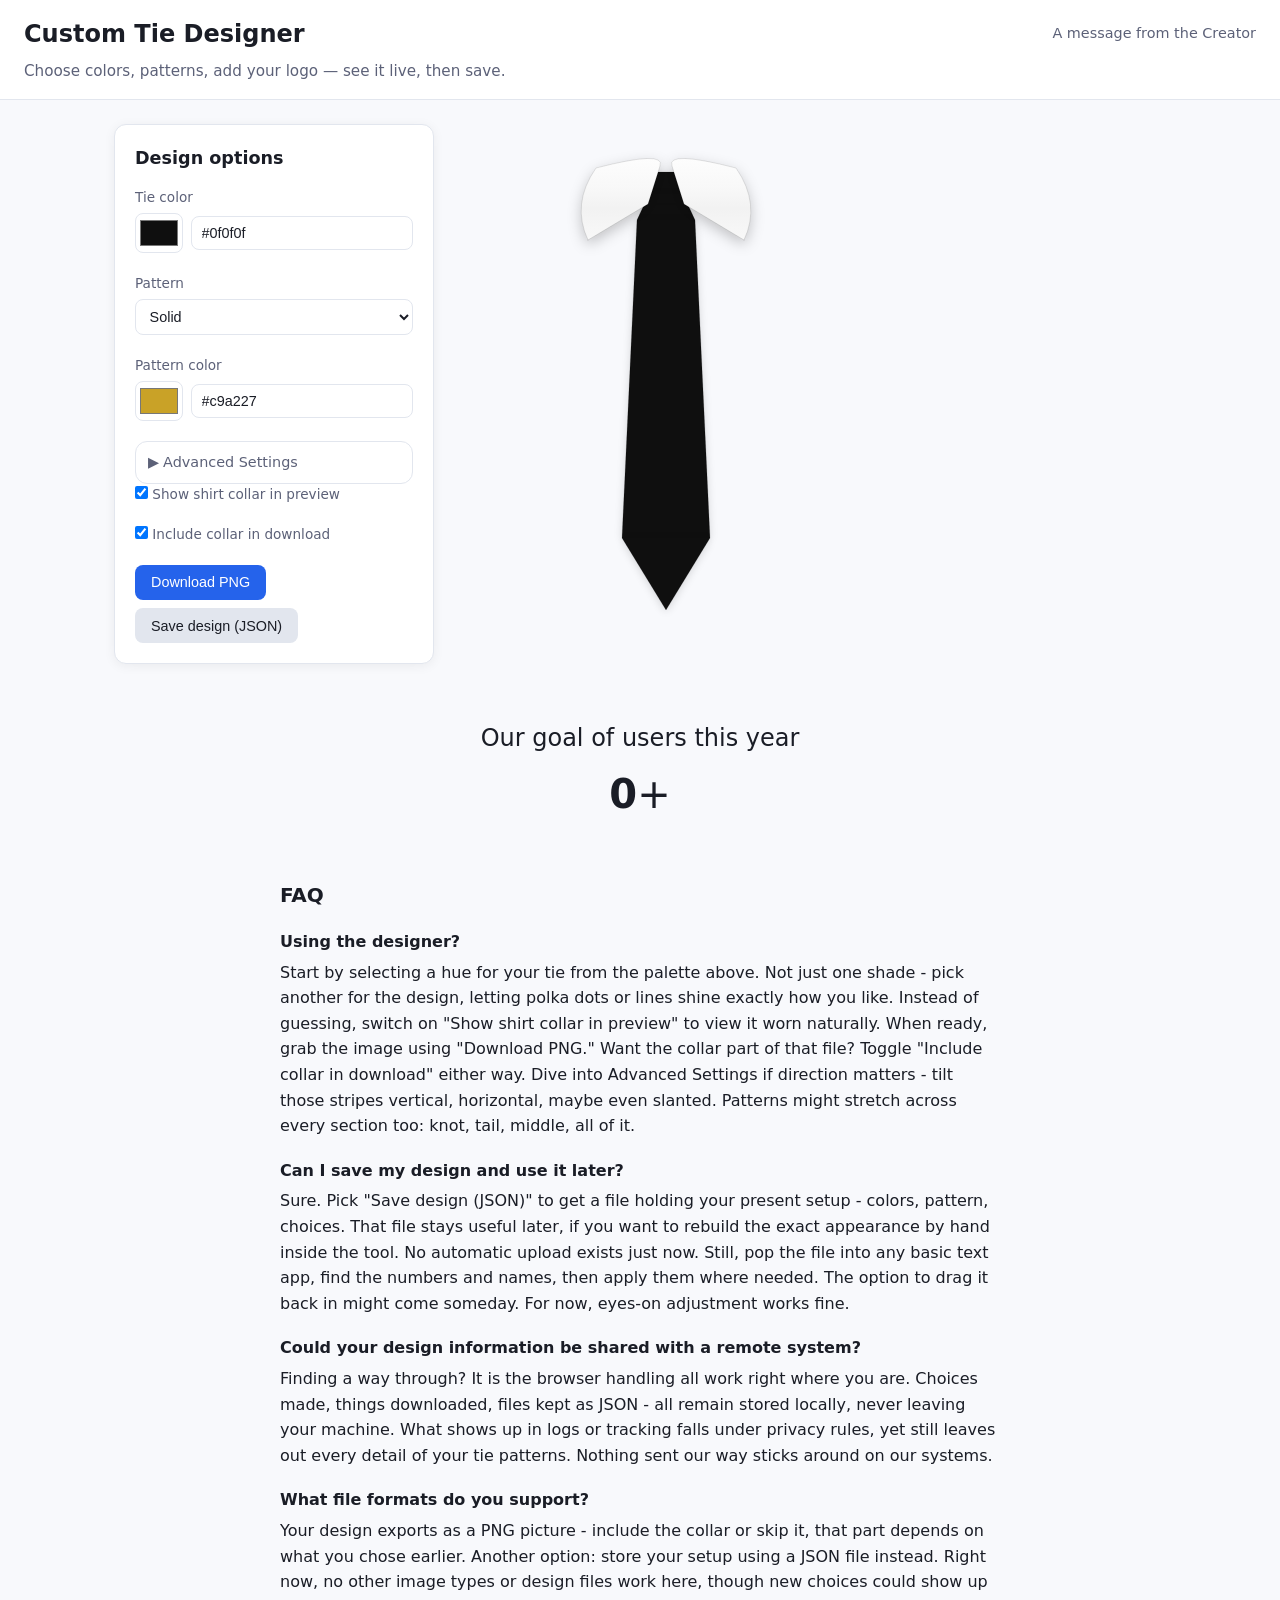
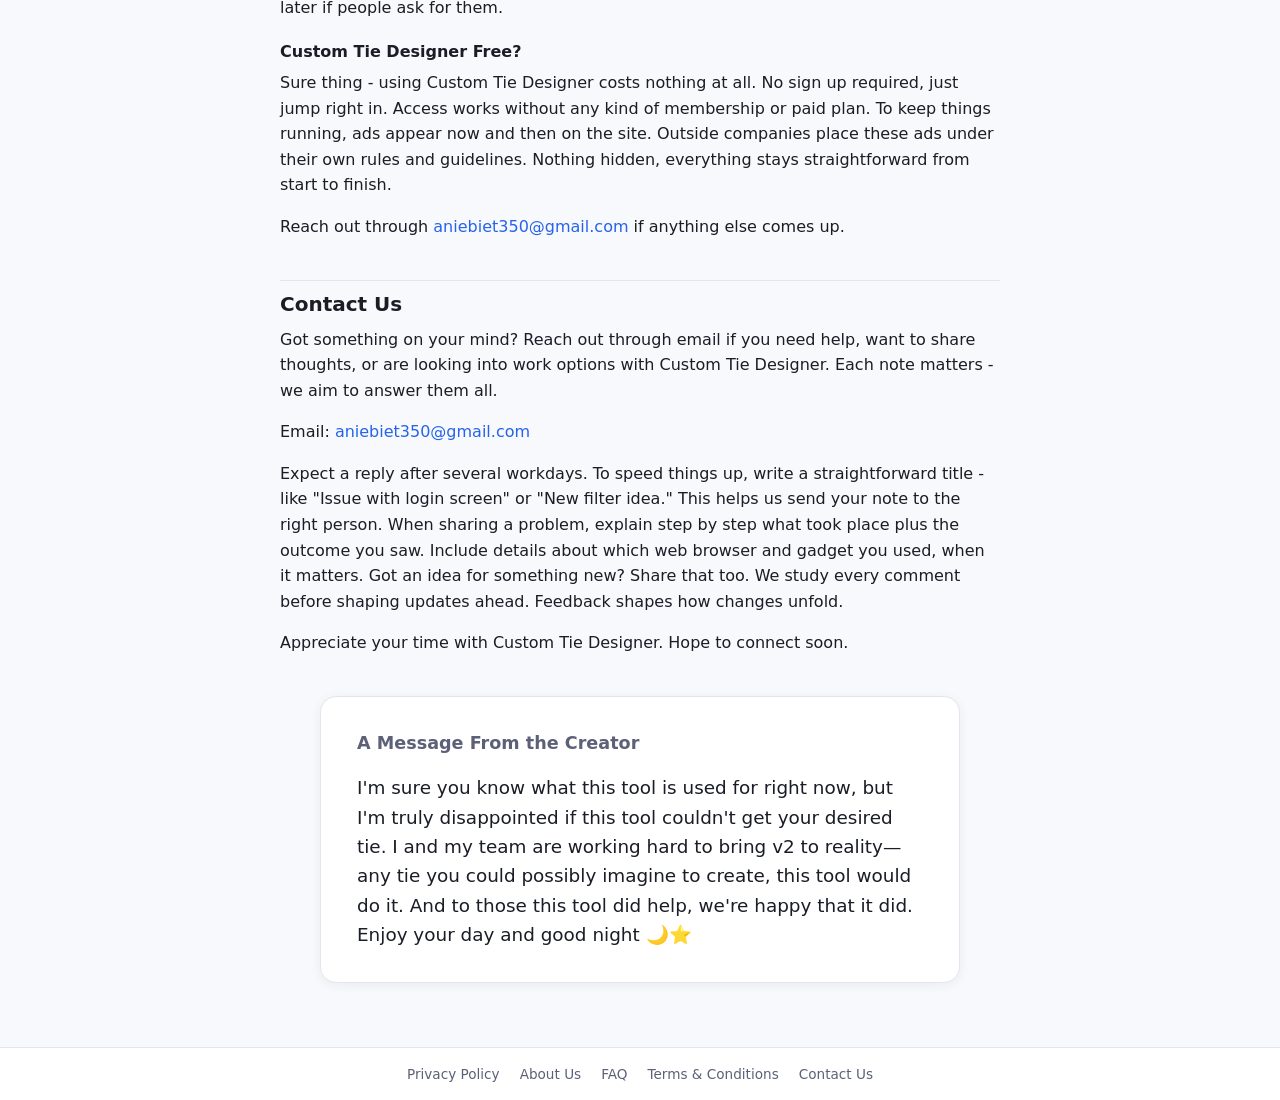
<file: index.html>
<!DOCTYPE html>
<html lang="en">
<head>
  <script async src="https://pagead2.googlesyndication.com/pagead/js/adsbygoogle.js?client=ca-pub-5818700278216143"
     crossorigin="anonymous"></script>
  <!-- Google tag (gtag.js) -->
  <script async src="https://www.googletagmanager.com/gtag/js?id=G-0ZDCB6ZENE"></script>
  <script>
    window.dataLayer = window.dataLayer || [];
    function gtag(){dataLayer.push(arguments);}
    gtag('js', new Date());

    gtag('config', 'G-0ZDCB6ZENE');
  </script>
  <meta charset="UTF-8">
  <meta name="viewport" content="width=device-width, initial-scale=1.0">
  <title>Custom Tie Designer</title>
  <link rel="stylesheet" href="style.css">
</head>
<body>
  <header class="header">
    <div class="header-bar">
      <a href="index.html" class="logo">Custom Tie Designer</a>
      <nav class="header-nav" aria-label="Main">
        <a href="#creator-message">A message from the Creator</a>
      </nav>
    </div>
    <p class="header-tagline">Choose colors, patterns, add your logo &mdash; see it live, then save.</p>
  </header>

  <main class="main">
    <section class="controls">
      <h2>Design options</h2>

      <div class="control-group">
        <label for="color">Tie color</label>
        <div class="color-row">
          <input type="color" id="color" value="#0f0f0f">
          <input type="text" id="colorHex" value="#0f0f0f" maxlength="7">
        </div>
      </div>

      <div class="control-group">
        <label for="pattern">Pattern</label>
        <select id="pattern">
          <option value="solid">Solid</option>
          <option value="stripes">Stripes</option>
          <option value="dots">Dots</option>
          <option value="diagonal">Diagonal stripes</option>
          <option value="check">Check</option>
        </select>
      </div>

      <div class="control-group">
        <label for="patternColor">Pattern color</label>
        <div class="color-row">
          <input type="color" id="patternColor" value="#c9a227">
          <input type="text" id="patternColorHex" value="#c9a227" maxlength="7">
        </div>
      </div>

      <details class="advanced-settings">
        <summary>Advanced Settings</summary>
        <div class="advanced-inner">
          <div class="control-group">
            <label for="patternOrientation">Stripe / line direction</label>
            <select id="patternOrientation">
              <option value="vertical">Vertical</option>
              <option value="horizontal">Horizontal</option>
              <option value="diagonalUpRight">Diagonal (upper left → lower right)</option>
              <option value="diagonalDownRight">Diagonal (upper right → lower left)</option>
            </select>
          </div>
          <div class="control-group">
            <label class="checkbox-label">
              <input type="checkbox" id="patternOnHead">
              Apply pattern to head (knot and top)
            </label>
          </div>
        </div>
      </details>

      <div class="control-group">
        <label class="checkbox-label">
          <input type="checkbox" id="showCollar" checked>
          Show shirt collar in preview
        </label>
      </div>
      <div class="control-group">
        <label class="checkbox-label">
          <input type="checkbox" id="includeCollarInDownload" checked>
          Include collar in download
        </label>
      </div>

      <div class="control-actions">
        <button type="button" id="download" class="btn btn-primary">Download PNG</button>
        <button type="button" id="saveConfig" class="btn btn-secondary">Save design (JSON)</button>
      </div>
    </section>

    <section class="preview-section" aria-label="Tie view">
      <canvas id="tieCanvas" width="400" height="520"></canvas>
    </section>

    <section class="goal-section" id="goalSection">
      <p class="goal-label">Our goal of users this year</p>
      <p class="goal-number-wrap"><span class="goal-number" id="goalNumber">0</span>+</p>
    </section>

    <article class="page-content info-on-index" id="info-content">
      <section id="faq" class="info-section">
        <h2>FAQ</h2>
        <h3>Using the designer?</h3>
        <p>Start by selecting a hue for your tie from the palette above. Not just one shade - pick another for the design, letting polka dots or lines shine exactly how you like. Instead of guessing, switch on "Show shirt collar in preview" to view it worn naturally. When ready, grab the image using "Download PNG." Want the collar part of that file? Toggle "Include collar in download" either way. Dive into Advanced Settings if direction matters - tilt those stripes vertical, horizontal, maybe even slanted. Patterns might stretch across every section too: knot, tail, middle, all of it.</p>
        <h3>Can I save my design and use it later?</h3>
        <p>Sure. Pick "Save design (JSON)" to get a file holding your present setup - colors, pattern, choices. That file stays useful later, if you want to rebuild the exact appearance by hand inside the tool. No automatic upload exists just now. Still, pop the file into any basic text app, find the numbers and names, then apply them where needed. The option to drag it back in might come someday. For now, eyes-on adjustment works fine.</p>
        <h3>Could your design information be shared with a remote system?</h3>
        <p>Finding a way through? It is the browser handling all work right where you are. Choices made, things downloaded, files kept as JSON - all remain stored locally, never leaving your machine. What shows up in logs or tracking falls under privacy rules, yet still leaves out every detail of your tie patterns. Nothing sent our way sticks around on our systems.</p>
        <h3>What file formats do you support?</h3>
        <p>Your design exports as a PNG picture - include the collar or skip it, that part depends on what you chose earlier. Another option: store your setup using a JSON file instead. Right now, no other image types or design files work here, though new choices could show up later if people ask for them.</p>
        <h3>Custom Tie Designer Free?</h3>
        <p>Sure thing - using Custom Tie Designer costs nothing at all. No sign up required, just jump right in. Access works without any kind of membership or paid plan. To keep things running, ads appear now and then on the site. Outside companies place these ads under their own rules and guidelines. Nothing hidden, everything stays straightforward from start to finish.</p>
        <p>Reach out through <a href="mailto:aniebiet350@gmail.com">aniebiet350@gmail.com</a> if anything else comes up.</p>
      </section>

      <section id="contact" class="info-section">
        <h2>Contact Us</h2>
        <p>Got something on your mind? Reach out through email if you need help, want to share thoughts, or are looking into work options with Custom Tie Designer. Each note matters - we aim to answer them all.</p>
        <p>Email: <a href="mailto:aniebiet350@gmail.com">aniebiet350@gmail.com</a></p>
        <p>Expect a reply after several workdays. To speed things up, write a straightforward title - like "Issue with login screen" or "New filter idea." This helps us send your note to the right person. When sharing a problem, explain step by step what took place plus the outcome you saw. Include details about which web browser and gadget you used, when it matters. Got an idea for something new? Share that too. We study every comment before shaping updates ahead. Feedback shapes how changes unfold.</p>
        <p>Appreciate your time with Custom Tie Designer. Hope to connect soon.</p>
      </section>

      <section id="creator-message" class="creator-message tweet-card" aria-label="Message from the creator">
        <p class="tweet-author">A Message From the Creator</p>
        <p class="tweet-text">I'm sure you know what this tool is used for right now, but I'm truly disappointed if this tool couldn't get your desired tie. I and my team are working hard to bring v2 to reality—any tie you could possibly imagine to create, this tool would do it. And to those this tool did help, we're happy that it did. Enjoy your day and good night 🌙⭐</p>
      </section>
    </article>
  </main>

  <footer class="footer">
    <nav class="footer-nav" aria-label="Footer">
      <a href="privacy-policy.html">Privacy Policy</a>
      <a href="about.html">About Us</a>
      <a href="#faq">FAQ</a>
      <a href="terms.html">Terms &amp; Conditions</a>
      <a href="#contact">Contact Us</a>
    </nav>
  </footer>

  <script src="app.js"></script>
</body>
</html>
</file>
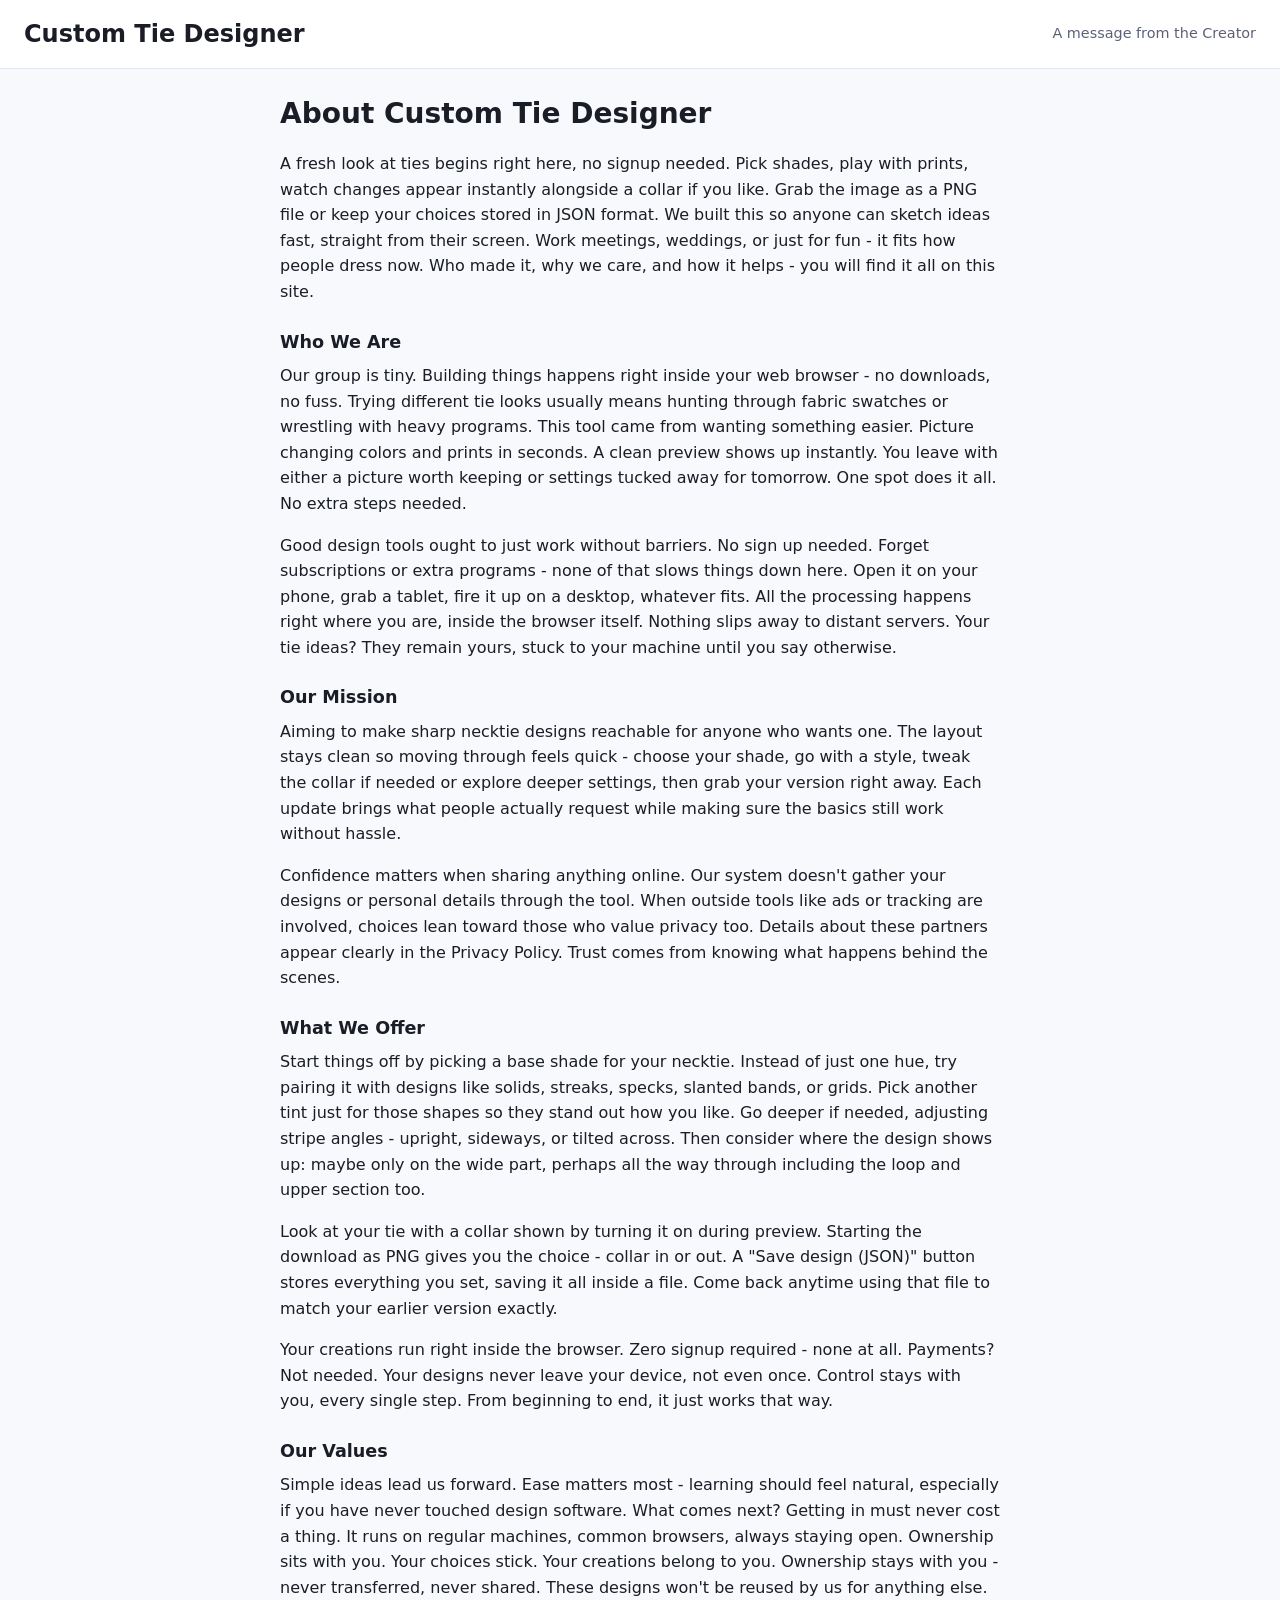
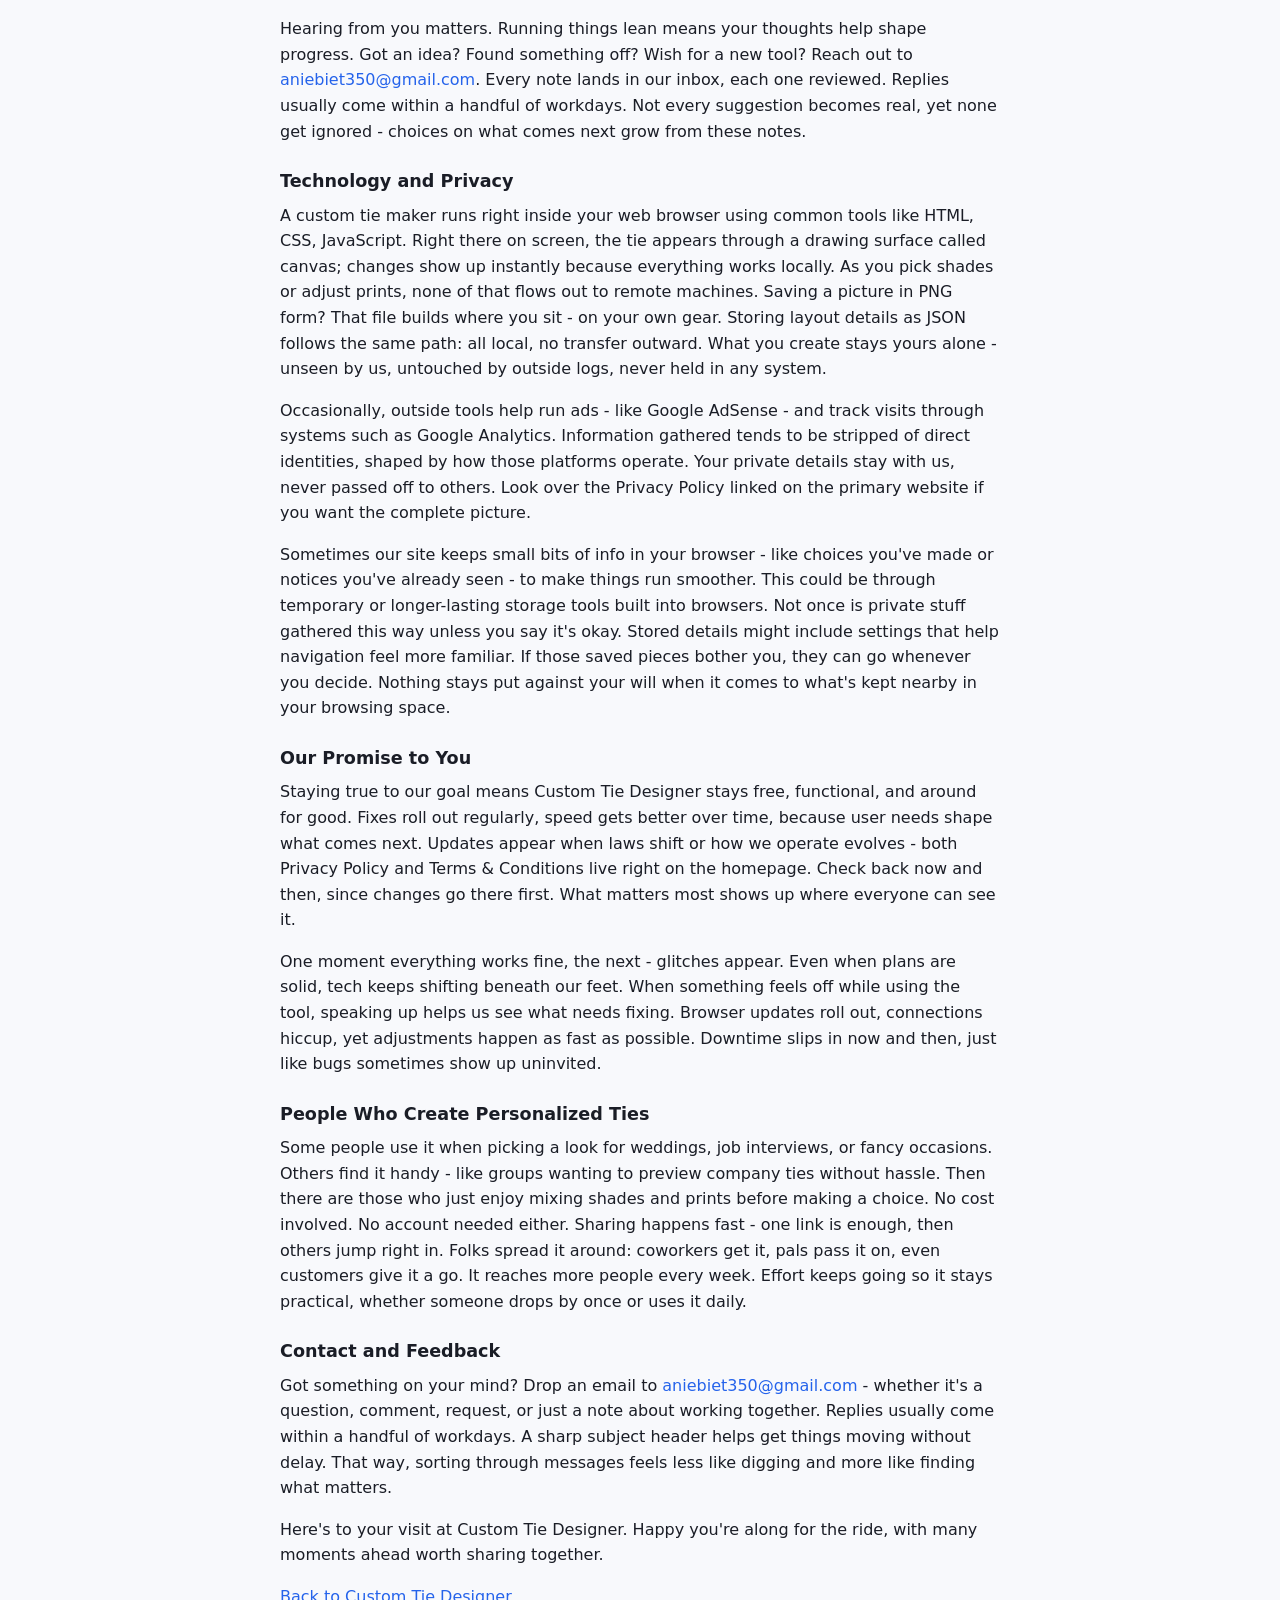
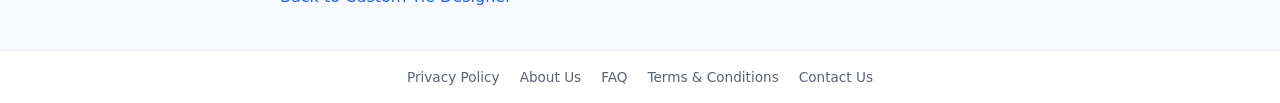
<file: about.html>
<!DOCTYPE html>
<html lang="en">
<head>
  <script async src="https://pagead2.googlesyndication.com/pagead/js/adsbygoogle.js?client=ca-pub-5818700278216143"
     crossorigin="anonymous"></script>
  <!-- Google tag (gtag.js) -->
  <script async src="https://www.googletagmanager.com/gtag/js?id=G-0ZDCB6ZENE"></script>
  <script>
    window.dataLayer = window.dataLayer || [];
    function gtag(){dataLayer.push(arguments);}
    gtag('js', new Date());
    gtag('config', 'G-0ZDCB6ZENE');
  </script>
  <meta charset="UTF-8">
  <meta name="viewport" content="width=device-width, initial-scale=1.0">
  <title>About Us &middot; Custom Tie Designer</title>
  <link rel="stylesheet" href="style.css">
</head>
<body>
  <header class="header">
    <div class="header-bar">
      <a href="index.html" class="logo">Custom Tie Designer</a>
      <nav class="header-nav" aria-label="Main">
        <a href="index.html#creator-message">A message from the Creator</a>
      </nav>
    </div>
  </header>

  <main class="main page-main">
    <article class="page-content">
      <h1>About Custom Tie Designer</h1>

      <p>A fresh look at ties begins right here, no signup needed. Pick shades, play with prints, watch changes appear instantly alongside a collar if you like. Grab the image as a PNG file or keep your choices stored in JSON format. We built this so anyone can sketch ideas fast, straight from their screen. Work meetings, weddings, or just for fun - it fits how people dress now. Who made it, why we care, and how it helps - you will find it all on this site.</p>

      <h2>Who We Are</h2>
      <p>Our group is tiny. Building things happens right inside your web browser - no downloads, no fuss. Trying different tie looks usually means hunting through fabric swatches or wrestling with heavy programs. This tool came from wanting something easier. Picture changing colors and prints in seconds. A clean preview shows up instantly. You leave with either a picture worth keeping or settings tucked away for tomorrow. One spot does it all. No extra steps needed.</p>
      <p>Good design tools ought to just work without barriers. No sign up needed. Forget subscriptions or extra programs - none of that slows things down here. Open it on your phone, grab a tablet, fire it up on a desktop, whatever fits. All the processing happens right where you are, inside the browser itself. Nothing slips away to distant servers. Your tie ideas? They remain yours, stuck to your machine until you say otherwise.</p>

      <h2>Our Mission</h2>
      <p>Aiming to make sharp necktie designs reachable for anyone who wants one. The layout stays clean so moving through feels quick - choose your shade, go with a style, tweak the collar if needed or explore deeper settings, then grab your version right away. Each update brings what people actually request while making sure the basics still work without hassle.</p>
      <p>Confidence matters when sharing anything online. Our system doesn't gather your designs or personal details through the tool. When outside tools like ads or tracking are involved, choices lean toward those who value privacy too. Details about these partners appear clearly in the Privacy Policy. Trust comes from knowing what happens behind the scenes.</p>

      <h2>What We Offer</h2>
      <p>Start things off by picking a base shade for your necktie. Instead of just one hue, try pairing it with designs like solids, streaks, specks, slanted bands, or grids. Pick another tint just for those shapes so they stand out how you like. Go deeper if needed, adjusting stripe angles - upright, sideways, or tilted across. Then consider where the design shows up: maybe only on the wide part, perhaps all the way through including the loop and upper section too.</p>
      <p>Look at your tie with a collar shown by turning it on during preview. Starting the download as PNG gives you the choice - collar in or out. A "Save design (JSON)" button stores everything you set, saving it all inside a file. Come back anytime using that file to match your earlier version exactly.</p>
      <p>Your creations run right inside the browser. Zero signup required - none at all. Payments? Not needed. Your designs never leave your device, not even once. Control stays with you, every single step. From beginning to end, it just works that way.</p>

      <h2>Our Values</h2>
      <p>Simple ideas lead us forward. Ease matters most - learning should feel natural, especially if you have never touched design software. What comes next? Getting in must never cost a thing. It runs on regular machines, common browsers, always staying open. Ownership sits with you. Your choices stick. Your creations belong to you. Ownership stays with you - never transferred, never shared. These designs won't be reused by us for anything else.</p>
      <p>Hearing from you matters. Running things lean means your thoughts help shape progress. Got an idea? Found something off? Wish for a new tool? Reach out to <a href="mailto:aniebiet350@gmail.com">aniebiet350@gmail.com</a>. Every note lands in our inbox, each one reviewed. Replies usually come within a handful of workdays. Not every suggestion becomes real, yet none get ignored - choices on what comes next grow from these notes.</p>

      <h2>Technology and Privacy</h2>
      <p>A custom tie maker runs right inside your web browser using common tools like HTML, CSS, JavaScript. Right there on screen, the tie appears through a drawing surface called canvas; changes show up instantly because everything works locally. As you pick shades or adjust prints, none of that flows out to remote machines. Saving a picture in PNG form? That file builds where you sit - on your own gear. Storing layout details as JSON follows the same path: all local, no transfer outward. What you create stays yours alone - unseen by us, untouched by outside logs, never held in any system.</p>
      <p>Occasionally, outside tools help run ads - like Google AdSense - and track visits through systems such as Google Analytics. Information gathered tends to be stripped of direct identities, shaped by how those platforms operate. Your private details stay with us, never passed off to others. Look over the Privacy Policy linked on the primary website if you want the complete picture.</p>
      <p>Sometimes our site keeps small bits of info in your browser - like choices you've made or notices you've already seen - to make things run smoother. This could be through temporary or longer-lasting storage tools built into browsers. Not once is private stuff gathered this way unless you say it's okay. Stored details might include settings that help navigation feel more familiar. If those saved pieces bother you, they can go whenever you decide. Nothing stays put against your will when it comes to what's kept nearby in your browsing space.</p>

      <h2>Our Promise to You</h2>
      <p>Staying true to our goal means Custom Tie Designer stays free, functional, and around for good. Fixes roll out regularly, speed gets better over time, because user needs shape what comes next. Updates appear when laws shift or how we operate evolves - both Privacy Policy and Terms &amp; Conditions live right on the homepage. Check back now and then, since changes go there first. What matters most shows up where everyone can see it.</p>
      <p>One moment everything works fine, the next - glitches appear. Even when plans are solid, tech keeps shifting beneath our feet. When something feels off while using the tool, speaking up helps us see what needs fixing. Browser updates roll out, connections hiccup, yet adjustments happen as fast as possible. Downtime slips in now and then, just like bugs sometimes show up uninvited.</p>

      <h2>People Who Create Personalized Ties</h2>
      <p>Some people use it when picking a look for weddings, job interviews, or fancy occasions. Others find it handy - like groups wanting to preview company ties without hassle. Then there are those who just enjoy mixing shades and prints before making a choice. No cost involved. No account needed either. Sharing happens fast - one link is enough, then others jump right in. Folks spread it around: coworkers get it, pals pass it on, even customers give it a go. It reaches more people every week. Effort keeps going so it stays practical, whether someone drops by once or uses it daily.</p>

      <h2>Contact and Feedback</h2>
      <p>Got something on your mind? Drop an email to <a href="mailto:aniebiet350@gmail.com">aniebiet350@gmail.com</a> - whether it's a question, comment, request, or just a note about working together. Replies usually come within a handful of workdays. A sharp subject header helps get things moving without delay. That way, sorting through messages feels less like digging and more like finding what matters.</p>
      <p>Here's to your visit at Custom Tie Designer. Happy you're along for the ride, with many moments ahead worth sharing together.</p>

      <p><a href="index.html">Back to Custom Tie Designer</a></p>
    </article>
  </main>

  <footer class="footer">
    <nav class="footer-nav" aria-label="Footer">
      <a href="privacy-policy.html">Privacy Policy</a>
      <a href="about.html">About Us</a>
      <a href="index.html#faq">FAQ</a>
      <a href="terms.html">Terms &amp; Conditions</a>
      <a href="index.html#contact">Contact Us</a>
    </nav>
  </footer>
</body>
</html>
</file>
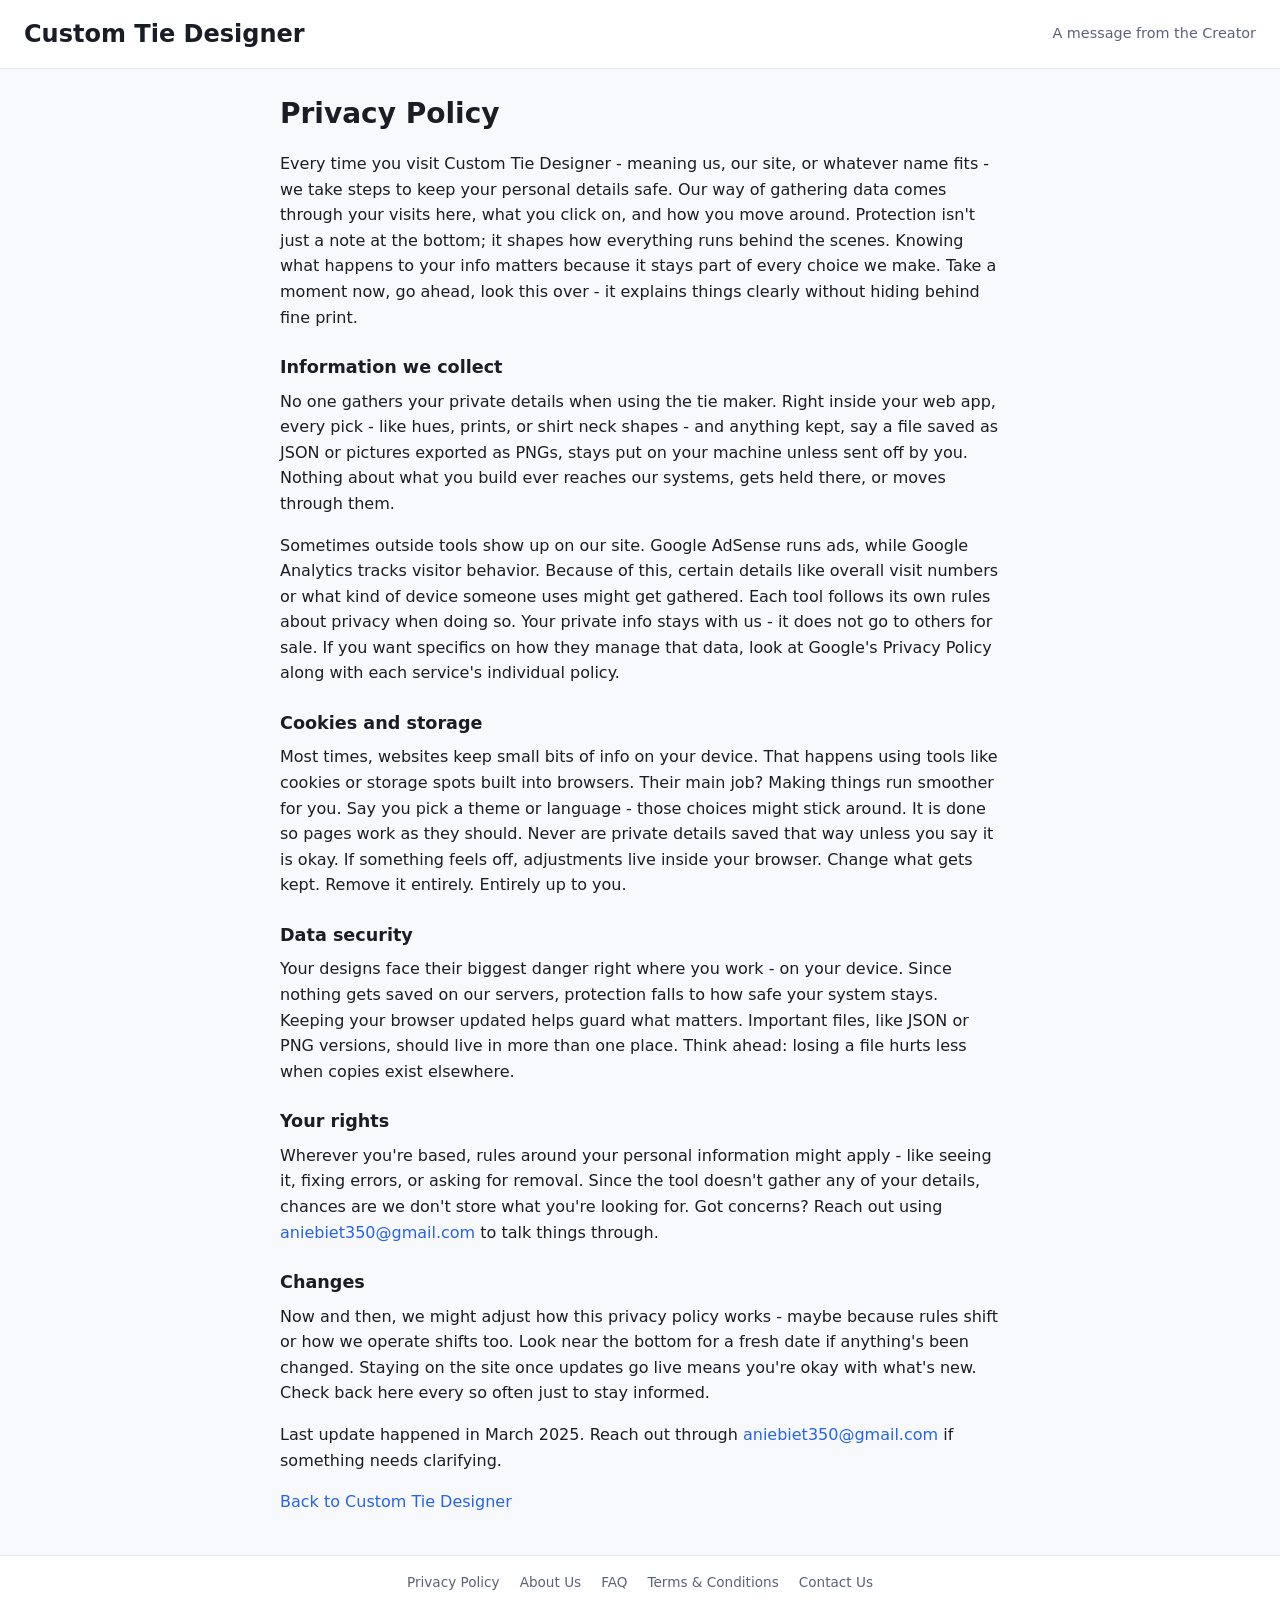
<file: privacy-policy.html>
<!DOCTYPE html>
<html lang="en">
<head>
  <script async src="https://pagead2.googlesyndication.com/pagead/js/adsbygoogle.js?client=ca-pub-5818700278216143"
     crossorigin="anonymous"></script>
  <!-- Google tag (gtag.js) -->
  <script async src="https://www.googletagmanager.com/gtag/js?id=G-0ZDCB6ZENE"></script>
  <script>
    window.dataLayer = window.dataLayer || [];
    function gtag(){dataLayer.push(arguments);}
    gtag('js', new Date());
    gtag('config', 'G-0ZDCB6ZENE');
  </script>
  <meta charset="UTF-8">
  <meta name="viewport" content="width=device-width, initial-scale=1.0">
  <title>Privacy Policy &middot; Custom Tie Designer</title>
  <link rel="stylesheet" href="style.css">
</head>
<body>
  <header class="header">
    <div class="header-bar">
      <a href="index.html" class="logo">Custom Tie Designer</a>
      <nav class="header-nav" aria-label="Main">
        <a href="index.html#creator-message">A message from the Creator</a>
      </nav>
    </div>
  </header>

  <main class="main page-main">
    <article class="page-content">
      <h1>Privacy Policy</h1>

      <p>Every time you visit Custom Tie Designer - meaning us, our site, or whatever name fits - we take steps to keep your personal details safe. Our way of gathering data comes through your visits here, what you click on, and how you move around. Protection isn't just a note at the bottom; it shapes how everything runs behind the scenes. Knowing what happens to your info matters because it stays part of every choice we make. Take a moment now, go ahead, look this over - it explains things clearly without hiding behind fine print.</p>

      <h2>Information we collect</h2>
      <p>No one gathers your private details when using the tie maker. Right inside your web app, every pick - like hues, prints, or shirt neck shapes - and anything kept, say a file saved as JSON or pictures exported as PNGs, stays put on your machine unless sent off by you. Nothing about what you build ever reaches our systems, gets held there, or moves through them.</p>
      <p>Sometimes outside tools show up on our site. Google AdSense runs ads, while Google Analytics tracks visitor behavior. Because of this, certain details like overall visit numbers or what kind of device someone uses might get gathered. Each tool follows its own rules about privacy when doing so. Your private info stays with us - it does not go to others for sale. If you want specifics on how they manage that data, look at Google's Privacy Policy along with each service's individual policy.</p>

      <h2>Cookies and storage</h2>
      <p>Most times, websites keep small bits of info on your device. That happens using tools like cookies or storage spots built into browsers. Their main job? Making things run smoother for you. Say you pick a theme or language - those choices might stick around. It is done so pages work as they should. Never are private details saved that way unless you say it is okay. If something feels off, adjustments live inside your browser. Change what gets kept. Remove it entirely. Entirely up to you.</p>

      <h2>Data security</h2>
      <p>Your designs face their biggest danger right where you work - on your device. Since nothing gets saved on our servers, protection falls to how safe your system stays. Keeping your browser updated helps guard what matters. Important files, like JSON or PNG versions, should live in more than one place. Think ahead: losing a file hurts less when copies exist elsewhere.</p>

      <h2>Your rights</h2>
      <p>Wherever you're based, rules around your personal information might apply - like seeing it, fixing errors, or asking for removal. Since the tool doesn't gather any of your details, chances are we don't store what you're looking for. Got concerns? Reach out using <a href="mailto:aniebiet350@gmail.com">aniebiet350@gmail.com</a> to talk things through.</p>

      <h2>Changes</h2>
      <p>Now and then, we might adjust how this privacy policy works - maybe because rules shift or how we operate shifts too. Look near the bottom for a fresh date if anything's been changed. Staying on the site once updates go live means you're okay with what's new. Check back here every so often just to stay informed.</p>

      <p>Last update happened in March 2025. Reach out through <a href="mailto:aniebiet350@gmail.com">aniebiet350@gmail.com</a> if something needs clarifying.</p>

      <p><a href="index.html">Back to Custom Tie Designer</a></p>
    </article>
  </main>

  <footer class="footer">
    <nav class="footer-nav" aria-label="Footer">
      <a href="privacy-policy.html">Privacy Policy</a>
      <a href="about.html">About Us</a>
      <a href="index.html#faq">FAQ</a>
      <a href="terms.html">Terms &amp; Conditions</a>
      <a href="index.html#contact">Contact Us</a>
    </nav>
  </footer>
</body>
</html>
</file>
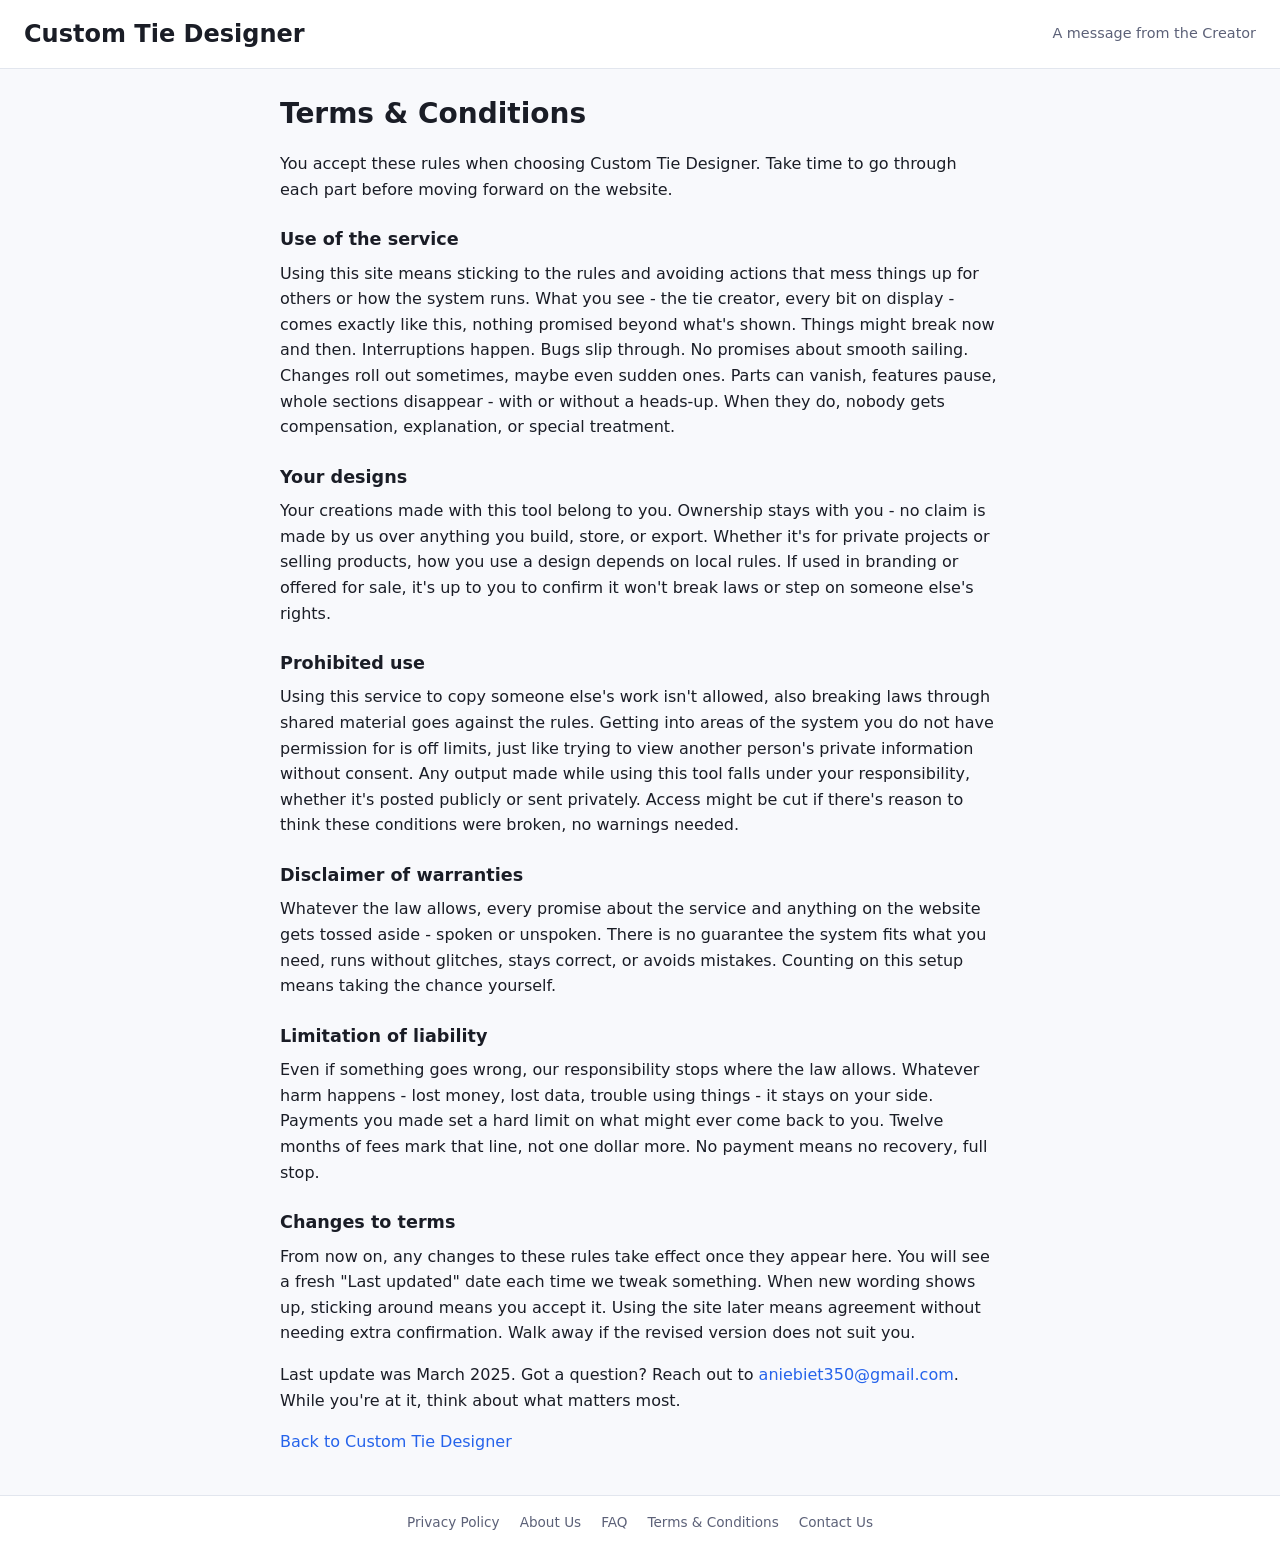
<file: terms.html>
<!DOCTYPE html>
<html lang="en">
<head>
  <script async src="https://pagead2.googlesyndication.com/pagead/js/adsbygoogle.js?client=ca-pub-5818700278216143"
     crossorigin="anonymous"></script>
  <!-- Google tag (gtag.js) -->
  <script async src="https://www.googletagmanager.com/gtag/js?id=G-0ZDCB6ZENE"></script>
  <script>
    window.dataLayer = window.dataLayer || [];
    function gtag(){dataLayer.push(arguments);}
    gtag('js', new Date());
    gtag('config', 'G-0ZDCB6ZENE');
  </script>
  <meta charset="UTF-8">
  <meta name="viewport" content="width=device-width, initial-scale=1.0">
  <title>Terms &amp; Conditions &middot; Custom Tie Designer</title>
  <link rel="stylesheet" href="style.css">
</head>
<body>
  <header class="header">
    <div class="header-bar">
      <a href="index.html" class="logo">Custom Tie Designer</a>
      <nav class="header-nav" aria-label="Main">
        <a href="index.html#creator-message">A message from the Creator</a>
      </nav>
    </div>
  </header>

  <main class="main page-main">
    <article class="page-content">
      <h1>Terms &amp; Conditions</h1>

      <p>You accept these rules when choosing Custom Tie Designer. Take time to go through each part before moving forward on the website.</p>

      <h2>Use of the service</h2>
      <p>Using this site means sticking to the rules and avoiding actions that mess things up for others or how the system runs. What you see - the tie creator, every bit on display - comes exactly like this, nothing promised beyond what's shown. Things might break now and then. Interruptions happen. Bugs slip through. No promises about smooth sailing. Changes roll out sometimes, maybe even sudden ones. Parts can vanish, features pause, whole sections disappear - with or without a heads-up. When they do, nobody gets compensation, explanation, or special treatment.</p>

      <h2>Your designs</h2>
      <p>Your creations made with this tool belong to you. Ownership stays with you - no claim is made by us over anything you build, store, or export. Whether it's for private projects or selling products, how you use a design depends on local rules. If used in branding or offered for sale, it's up to you to confirm it won't break laws or step on someone else's rights.</p>

      <h2>Prohibited use</h2>
      <p>Using this service to copy someone else's work isn't allowed, also breaking laws through shared material goes against the rules. Getting into areas of the system you do not have permission for is off limits, just like trying to view another person's private information without consent. Any output made while using this tool falls under your responsibility, whether it's posted publicly or sent privately. Access might be cut if there's reason to think these conditions were broken, no warnings needed.</p>

      <h2>Disclaimer of warranties</h2>
      <p>Whatever the law allows, every promise about the service and anything on the website gets tossed aside - spoken or unspoken. There is no guarantee the system fits what you need, runs without glitches, stays correct, or avoids mistakes. Counting on this setup means taking the chance yourself.</p>

      <h2>Limitation of liability</h2>
      <p>Even if something goes wrong, our responsibility stops where the law allows. Whatever harm happens - lost money, lost data, trouble using things - it stays on your side. Payments you made set a hard limit on what might ever come back to you. Twelve months of fees mark that line, not one dollar more. No payment means no recovery, full stop.</p>

      <h2>Changes to terms</h2>
      <p>From now on, any changes to these rules take effect once they appear here. You will see a fresh "Last updated" date each time we tweak something. When new wording shows up, sticking around means you accept it. Using the site later means agreement without needing extra confirmation. Walk away if the revised version does not suit you.</p>

      <p>Last update was March 2025. Got a question? Reach out to <a href="mailto:aniebiet350@gmail.com">aniebiet350@gmail.com</a>. While you're at it, think about what matters most.</p>

      <p><a href="index.html">Back to Custom Tie Designer</a></p>
    </article>
  </main>

  <footer class="footer">
    <nav class="footer-nav" aria-label="Footer">
      <a href="privacy-policy.html">Privacy Policy</a>
      <a href="about.html">About Us</a>
      <a href="index.html#faq">FAQ</a>
      <a href="terms.html">Terms &amp; Conditions</a>
      <a href="index.html#contact">Contact Us</a>
    </nav>
  </footer>
</body>
</html>
</file>
<file: style.css>
/* Custom Tie Designer - white theme */
:root {
  --bg: #f8f9fc;
  --surface: #ffffff;
  --border: #e2e6ee;
  --text: #1a1d26;
  --muted: #5c6178;
  --accent: #2563eb;
  --accent-hover: #1d4ed8;
  --success: #059669;
  --radius: 12px;
  --shadow: 0 2px 12px rgba(0, 0, 0, 0.06);
  --shadow-lg: 0 8px 32px rgba(0, 0, 0, 0.08);
}

* {
  box-sizing: border-box;
}

body {
  margin: 0;
  font-family: 'Segoe UI', system-ui, -apple-system, sans-serif;
  background: var(--bg);
  color: var(--text);
  min-height: 100vh;
  line-height: 1.5;
}

.header {
  padding: 1rem 1.5rem;
  border-bottom: 1px solid var(--border);
  background: var(--surface);
}

.header-bar {
  display: flex;
  flex-wrap: wrap;
  align-items: center;
  justify-content: space-between;
  gap: 1rem;
}

.header .logo {
  font-size: 1.5rem;
  font-weight: 700;
  color: var(--text);
  text-decoration: none;
}

.header .logo:hover {
  color: var(--accent);
}

.header-tagline {
  margin: 0.5rem 0 0;
  color: var(--muted);
  font-size: 0.95rem;
}

.nav-bar {
  display: flex;
  flex-wrap: wrap;
  align-items: center;
  gap: 0.5rem 1.25rem;
}

.nav-bar a {
  color: var(--muted);
  text-decoration: none;
  font-size: 0.9rem;
}

.nav-bar a:hover {
  color: var(--accent);
}

.header-nav {
  display: flex;
  flex-wrap: wrap;
  align-items: center;
  gap: 0.5rem 1.25rem;
}

.header-nav a {
  color: var(--muted);
  text-decoration: none;
  font-size: 0.9rem;
}

.header-nav a:hover {
  color: var(--accent);
}

.main {
  max-width: 1100px;
  margin: 0 auto;
  padding: 1.5rem;
  display: grid;
  gap: 2rem;
}

.page-main {
  display: block;
}

.page-content {
  max-width: 720px;
  margin: 0 auto;
}

.page-content h1 {
  margin: 0 0 1rem;
  font-size: 1.75rem;
  font-weight: 700;
  color: var(--text);
}

.page-content h2 {
  margin: 1.5rem 0 0.5rem;
  font-size: 1.1rem;
  font-weight: 600;
  color: var(--text);
}

.page-content .info-section {
  margin-bottom: 2.5rem;
}

.page-content .info-section h1,
.page-content .info-section h2 {
  margin-top: 2rem;
  margin-bottom: 0.5rem;
  padding-top: 0.5rem;
  border-top: 1px solid var(--border);
  font-size: 1.25rem;
  font-weight: 600;
  color: var(--text);
}

.page-content .info-section:first-child h1,
.page-content .info-section:first-child h2 {
  margin-top: 0;
  border-top: none;
  padding-top: 0;
}

.page-content .info-section h3 {
  margin: 1.25rem 0 0.35rem;
  font-size: 1rem;
  font-weight: 600;
  color: var(--text);
}

.page-content p {
  margin: 0 0 1rem;
  color: var(--text);
  line-height: 1.6;
}

.page-content a {
  color: var(--accent);
  text-decoration: none;
}

.page-content a:hover {
  text-decoration: underline;
}

.footer a {
  color: var(--accent);
  text-decoration: none;
}

.footer a:hover {
  text-decoration: underline;
}

.info-on-index {
  grid-column: 1 / -1;
  max-width: 720px;
  margin-left: auto;
  margin-right: auto;
}

.creator-message.tweet-card {
  margin-top: 2rem;
  margin-bottom: 2.5rem;
  padding: 2rem 2.25rem;
  max-width: 640px;
  margin-left: auto;
  margin-right: auto;
  background: var(--surface);
  border: 1px solid var(--border);
  border-radius: 16px;
  box-shadow: var(--shadow);
}

.creator-message .tweet-author {
  margin: 0 0 1rem;
  font-size: 1.1rem;
  font-weight: 600;
  color: var(--muted);
}

.creator-message .tweet-text {
  margin: 0;
  font-size: 1.15rem;
  line-height: 1.6;
  color: var(--text);
}

@media (min-width: 700px) {
  .main {
    grid-template-columns: 320px 1fr;
    align-items: start;
  }

  .goal-section {
    grid-column: 1 / -1;
  }
}

.controls {
  background: var(--surface);
  border: 1px solid var(--border);
  border-radius: var(--radius);
  padding: 1.25rem;
  box-shadow: var(--shadow);
}

.preview-section {
  background: transparent;
  border-radius: 0;
  padding: 0;
  overflow: hidden;
  min-height: 420px;
  border: none;
  box-shadow: none;
}

.controls h2 {
  margin: 0 0 1rem;
  font-size: 1.1rem;
  font-weight: 600;
  color: var(--text);
}

.goal-section {
  cursor: default;
  background: none;
  border: none;
  box-shadow: none;
  padding: 1.5rem 0;
  text-align: center;
}

.goal-label {
  margin: 0 0 0.5rem;
  font-size: 1.5rem;
  color: var(--text);
}

.goal-number-wrap {
  margin: 0;
  font-size: 2.5rem;
  color: var(--text);
}

.goal-number {
  font-weight: bold;
}

.control-group {
  margin-bottom: 1.25rem;
}

.control-group:last-of-type {
  margin-bottom: 0;
}

.control-group label {
  display: block;
  margin-bottom: 0.35rem;
  font-size: 0.85rem;
  color: var(--muted);
}

.control-group input[type="color"],
.control-group input[type="text"],
.control-group input[type="range"],
.control-group select,
.control-group textarea {
  width: 100%;
  padding: 0.5rem 0.6rem;
  border: 1px solid var(--border);
  border-radius: 8px;
  background: var(--surface);
  color: var(--text);
  font-size: 0.9rem;
}

.control-group input[type="color"] {
  height: 40px;
  padding: 2px;
  cursor: pointer;
  border-radius: 8px;
}

.control-group input[type="file"] {
  width: 100%;
  font-size: 0.85rem;
  color: var(--muted);
}

.color-row {
  display: flex;
  gap: 0.5rem;
  align-items: center;
}

.color-row input[type="color"] {
  width: 48px;
  flex-shrink: 0;
}

.color-row input[type="text"] {
  flex: 1;
}

.control-group input[type="range"] {
  padding: 0;
  margin-right: 0.5rem;
  width: calc(100% - 3rem);
  vertical-align: middle;
}

#heightValue {
  display: inline-block;
  min-width: 2.5rem;
  font-size: 0.9rem;
  color: var(--muted);
}

.control-actions {
  margin-top: 1.25rem;
  display: flex;
  flex-wrap: wrap;
  gap: 0.5rem;
}

.btn {
  padding: 0.6rem 1rem;
  border: none;
  border-radius: 8px;
  font-size: 0.9rem;
  font-weight: 500;
  cursor: pointer;
  transition: background 0.2s, color 0.2s;
}

.btn-primary {
  background: var(--accent);
  color: #fff;
}

.btn-primary:hover {
  background: var(--accent-hover);
}

.btn-secondary {
  background: var(--border);
  color: var(--text);
}

.btn-secondary:hover {
  background: #d1d5e0;
  color: var(--text);
}

#clearLogo {
  margin-top: 0.35rem;
}

.logo-hint {
  margin: 0.35rem 0 0;
  font-size: 0.8rem;
  color: var(--muted);
}

.advanced-settings {
  margin-top: 1rem;
  border: 1px solid var(--border);
  border-radius: var(--radius);
  overflow: hidden;
}

.advanced-settings summary {
  padding: 0.6rem 0.75rem;
  font-size: 0.9rem;
  font-weight: 500;
  color: var(--muted);
  cursor: pointer;
  list-style: none;
  user-select: none;
}

.advanced-settings summary::-webkit-details-marker {
  display: none;
}

.advanced-settings summary::before {
  content: '▶ ';
  display: inline-block;
  transition: transform 0.2s;
  margin-right: 0.25rem;
}

.advanced-settings[open] summary::before {
  transform: rotate(90deg);
}

.advanced-inner {
  padding: 0 1rem 1rem;
  border-top: 1px solid var(--border);
}

.advanced-inner .control-group {
  margin-bottom: 1rem;
}

.advanced-inner .control-group:last-child {
  margin-bottom: 0;
}

.checkbox-label {
  display: flex;
  align-items: center;
  gap: 0.5rem;
  font-size: 0.9rem;
  color: var(--text);
  cursor: pointer;
}

.checkbox-label input[type="checkbox"] {
  width: auto;
  margin: 0;
}

.preview-wrap {
  display: flex;
  justify-content: center;
  align-items: center;
  width: 100%;
  min-height: 420px;
  padding: 0;
  position: relative;
  overflow: hidden;
}

#preview,
#tieCanvas {
  display: block;
  max-width: 100%;
  height: auto;
}

.footer {
  padding: 1rem 1.5rem;
  text-align: center;
  color: var(--muted);
  font-size: 0.85rem;
  border-top: 1px solid var(--border);
  background: var(--surface);
}

.footer p {
  margin: 0;
}

.footer-nav {
  display: flex;
  flex-wrap: wrap;
  align-items: center;
  justify-content: center;
  gap: 0.5rem 1.25rem;
}

.footer-nav a {
  color: var(--muted);
  text-decoration: none;
}

.footer-nav a:hover {
  color: var(--accent);
  text-decoration: underline;
}
</file>
